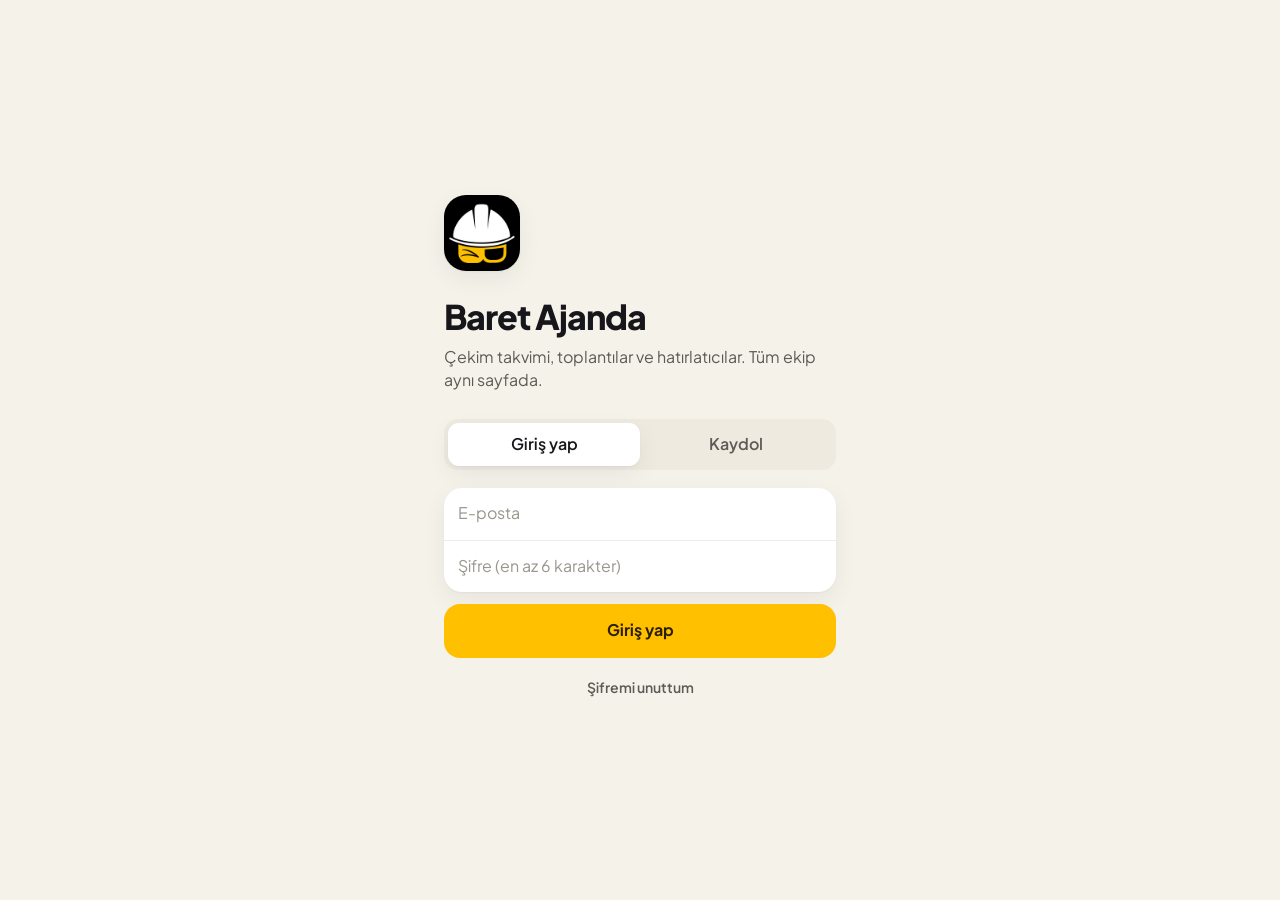
<file: index.html>
<!doctype html>
<html lang="tr">
<head>
  <meta charset="utf-8">
  <meta name="viewport" content="width=device-width, initial-scale=1, viewport-fit=cover">
  <title>Baret Ajanda</title>
  <meta name="description" content="Ekip için çekim takvimi, toplantılar ve hatırlatıcılar">
  <meta name="theme-color" content="#F5F2EA" media="(prefers-color-scheme: light)">
  <meta name="theme-color" content="#121214" media="(prefers-color-scheme: dark)">
  <meta name="apple-mobile-web-app-capable" content="yes">
  <meta name="mobile-web-app-capable" content="yes">
  <meta name="apple-mobile-web-app-status-bar-style" content="default">
  <meta name="apple-mobile-web-app-title" content="Baret">
  <link rel="manifest" href="manifest.webmanifest">
  <link rel="icon" href="icons/favicon-64.png" type="image/png">
  <link rel="apple-touch-icon" href="icons/apple-touch-icon.png">
  <link rel="preconnect" href="https://fonts.googleapis.com">
  <link rel="preconnect" href="https://fonts.gstatic.com" crossorigin>
  <link href="https://fonts.googleapis.com/css2?family=Plus+Jakarta+Sans:wght@400;500;600;700;800&display=swap" rel="stylesheet">
  <link rel="stylesheet" href="styles.css">
</head>
<body>
  <div id="root">
    <div class="splash"><img src="icons/icon-192.png" alt="" width="72" height="72"></div>
  </div>
  <div id="sheet-layer" class="sheet-layer" hidden>
    <div class="sheet-backdrop" data-close></div>
    <section class="sheet" role="dialog" aria-modal="true">
      <div class="sheet-grabber" data-close></div>
      <div class="sheet-body"></div>
    </section>
  </div>
  <div id="toasts" class="toasts" aria-live="polite"></div>
  <script type="module" src="app.js"></script>
</body>
</html>
</file>
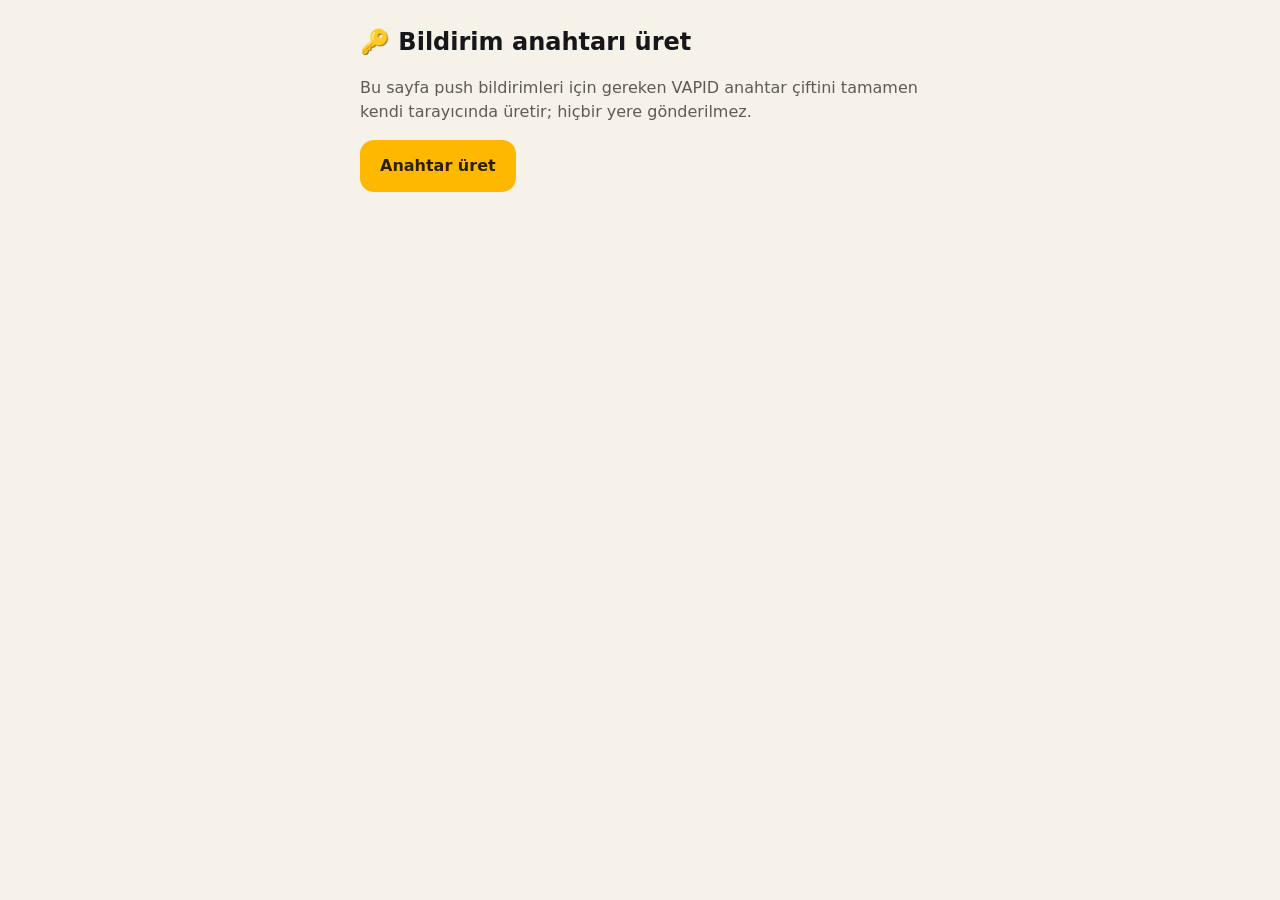
<file: tools/vapid.html>
<!doctype html>
<html lang="tr">
<head>
  <meta charset="utf-8">
  <meta name="viewport" content="width=device-width, initial-scale=1">
  <title>VAPID Anahtarı</title>
  <style>
    :root { --bg: #F5F2EA; --surface: #fff; --ink: #17161A; --ink-2: #5E5A55; --brand: #FFB800; color-scheme: light; }
    @media (prefers-color-scheme: dark) { :root { --bg: #121214; --surface: #1C1C21; --ink: #F4F2EE; --ink-2: #B4AFA8; color-scheme: dark; } }
    body { margin: 0; background: var(--bg); color: var(--ink); font: 16px/1.5 system-ui, -apple-system, sans-serif; padding: 24px 16px; }
    main { max-width: 560px; margin: 0 auto; }
    h1 { font-size: 24px; margin: 0 0 8px; }
    p { color: var(--ink-2); }
    button { background: var(--brand); color: #2B2100; border: 0; border-radius: 14px; padding: 14px 20px; font: inherit; font-weight: 700; cursor: pointer; }
    .box { background: var(--surface); border-radius: 16px; padding: 14px; margin: 14px 0; }
    .box b { display: block; margin-bottom: 6px; }
    code { display: block; word-break: break-all; font-size: 14px; padding: 10px; border-radius: 10px; background: color-mix(in srgb, var(--ink) 6%, transparent); user-select: all; }
    .warn { font-size: 14px; }
  </style>
</head>
<body>
<main>
  <h1>🔑 Bildirim anahtarı üret</h1>
  <p>Bu sayfa push bildirimleri için gereken VAPID anahtar çiftini tamamen kendi tarayıcında üretir; hiçbir yere gönderilmez.</p>
  <button id="gen">Anahtar üret</button>
  <div id="out" hidden>
    <div class="box"><b>VAPID_PUBLIC_KEY (herkese açık)</b><code id="pub"></code>
      <p class="warn">Bunu hem <b>config.js</b> dosyasına hem de Supabase secrets'a yaz.</p></div>
    <div class="box"><b>VAPID_PRIVATE_KEY (gizli!)</b><code id="priv"></code>
      <p class="warn">Bunu sadece Supabase → Edge Functions → Secrets'a yaz. Kimseyle paylaşma, GitHub'a koyma.</p></div>
  </div>
</main>
<script>
  const b64u = (buf) => btoa(String.fromCharCode(...new Uint8Array(buf))).replace(/\+/g, "-").replace(/\//g, "_").replace(/=+$/, "");
  document.getElementById("gen").onclick = async () => {
    const kp = await crypto.subtle.generateKey({ name: "ECDSA", namedCurve: "P-256" }, true, ["sign", "verify"]);
    const raw = await crypto.subtle.exportKey("raw", kp.publicKey);
    const jwk = await crypto.subtle.exportKey("jwk", kp.privateKey);
    document.getElementById("pub").textContent = b64u(raw);
    document.getElementById("priv").textContent = jwk.d;
    document.getElementById("out").hidden = false;
  };
</script>
</body>
</html>
</file>
<file: styles.css>
/* Baret Ajanda */
:root {
  --bg: #F5F2EA;
  --surface: #FFFFFF;
  --surface-2: #EEEAE0;
  --ink: #17161A;
  --ink-2: #5E5A55;
  --ink-3: #9A958D;
  --line: rgba(23, 22, 26, .08);
  --brand: #FFC000;
  --brand-ink: #2B2100;
  --shoot: #FF5A3C;
  --meeting: #4F5BFF;
  --reminder: #0EA58B;
  --rental: #9A4DFF;
  --danger: #E5383B;
  --shadow: 0 1px 2px rgba(23, 22, 26, .04), 0 8px 24px rgba(23, 22, 26, .06);
  --shadow-lg: 0 24px 60px rgba(23, 22, 26, .18);
  --radius: 20px;
  --font: "Plus Jakarta Sans", ui-sans-serif, system-ui, -apple-system, "Segoe UI", sans-serif;
  color-scheme: light;
}
@media (prefers-color-scheme: dark) {
  :root:not([data-theme="light"]) {
    --bg: #121214;
    --surface: #1C1C21;
    --surface-2: #26262C;
    --ink: #F4F2EE;
    --ink-2: #B4AFA8;
    --ink-3: #7A766F;
    --line: rgba(255, 255, 255, .08);
    --shoot: #FF7458;
    --meeting: #7B85FF;
    --reminder: #2CC7A9;
    --rental: #B57BFF;
    --shadow: 0 1px 2px rgba(0, 0, 0, .3), 0 8px 24px rgba(0, 0, 0, .25);
    --shadow-lg: 0 24px 60px rgba(0, 0, 0, .5);
    color-scheme: dark;
  }
}
:root[data-theme="dark"] {
  --bg: #121214; --surface: #1C1C21; --surface-2: #26262C; --ink: #F4F2EE; --ink-2: #B4AFA8; --ink-3: #7A766F;
  --line: rgba(255, 255, 255, .08); --shoot: #FF7458; --meeting: #7B85FF; --reminder: #2CC7A9; --rental: #B57BFF; color-scheme: dark;
}

* { box-sizing: border-box; -webkit-tap-highlight-color: transparent; }
html, body { margin: 0; height: 100%; }
body {
  background: var(--bg);
  color: var(--ink);
  font-family: var(--font);
  font-size: 16px;
  line-height: 1.4;
  -webkit-font-smoothing: antialiased;
  overscroll-behavior-y: none;
}
button, input, select, textarea { font: inherit; color: inherit; }
button { cursor: pointer; border: 0; background: none; padding: 0; }
[hidden] { display: none !important; }

.k-rental { --k: var(--rental); }
.k-shoot { --k: var(--shoot); }
.k-meeting { --k: var(--meeting); }
.k-reminder { --k: var(--reminder); }

/* ───────── Splash & auth ───────── */
.splash { min-height: 100dvh; display: grid; place-items: center; }
.splash img { border-radius: 18px; animation: pulse 1.4s ease-in-out infinite; }
@keyframes pulse { 50% { transform: scale(.92); opacity: .7; } }

.auth {
  min-height: 100dvh;
  display: flex; flex-direction: column; justify-content: center;
  padding: calc(env(safe-area-inset-top) + 32px) 24px calc(env(safe-area-inset-bottom) + 32px);
  max-width: 440px; margin: 0 auto;
}
.auth-logo { width: 76px; height: 76px; border-radius: 22px; box-shadow: var(--shadow); }
.auth h1 { font-size: 34px; letter-spacing: -.03em; margin: 22px 0 6px; font-weight: 800; }
.auth p.lead { color: var(--ink-2); margin: 0 0 28px; }
.auth-tabs { display: grid; grid-template-columns: 1fr 1fr; background: var(--surface-2); border-radius: 14px; padding: 4px; margin-bottom: 18px; }
.auth-tabs button { padding: 10px; border-radius: 11px; font-weight: 600; color: var(--ink-2); transition: .2s; }
.auth-tabs button[aria-pressed="true"] { background: var(--surface); color: var(--ink); box-shadow: var(--shadow); }
.auth form { display: grid; gap: 12px; }
.auth-link { justify-self: center; padding: 8px; font-size: 14px; font-weight: 600; color: var(--ink-2); }
.auth .msg { font-size: 14px; padding: 12px 14px; border-radius: 12px; background: var(--surface-2); color: var(--ink-2); }
.auth .msg.err { background: color-mix(in srgb, var(--danger) 12%, transparent); color: var(--danger); }

/* ───────── Shell ───────── */
.app { max-width: 640px; margin: 0 auto; padding-bottom: calc(env(safe-area-inset-bottom) + 110px); }
.top {
  position: sticky; top: 0; z-index: 10;
  padding: calc(env(safe-area-inset-top) + 14px) 20px 10px;
  background: color-mix(in srgb, var(--bg) 86%, transparent);
  backdrop-filter: saturate(1.6) blur(18px);
  -webkit-backdrop-filter: saturate(1.6) blur(18px);
}
.top-row { display: flex; align-items: center; justify-content: space-between; gap: 12px; }
.eyebrow { font-size: 13px; font-weight: 600; color: var(--ink-3); text-transform: capitalize; letter-spacing: .01em; }
.title { font-size: 25px; font-weight: 800; letter-spacing: -.035em; margin: 2px 0 0; line-height: 1.1; }
.title em { font-style: normal; color: var(--k); }

.avatars { display: flex; align-items: center; }
.avatar {
  width: 40px; height: 40px; border-radius: 50%;
  display: grid; place-items: center;
  background: var(--c, var(--brand)); color: #fff;
  font-weight: 700; font-size: 15px;
  border: 2.5px solid var(--bg);
  flex: none;
}
.avatar.sm { width: 22px; height: 22px; font-size: 10px; border-width: 1.5px; }
.avatars .avatar + .avatar { margin-left: -12px; }
.avatar-btn { border-radius: 50%; transition: transform .15s; }
.avatar-btn:active { transform: scale(.94); }

.badge-demo {
  display: inline-flex; align-items: center; gap: 6px;
  font-size: 11px; font-weight: 700; letter-spacing: .04em; text-transform: uppercase;
  background: var(--brand); color: var(--brand-ink);
  padding: 3px 8px; border-radius: 99px; margin-left: 6px; vertical-align: 3px;
}

/* Segmented + filters */
.toolbar { display: flex; align-items: center; gap: 10px; margin-top: 14px; }
.seg { display: inline-grid; grid-auto-flow: column; background: var(--surface-2); border-radius: 12px; padding: 3px; flex: none; }
.seg button { padding: 7px 14px; border-radius: 9px; font-size: 14px; font-weight: 600; color: var(--ink-2); transition: .2s; }
.seg button[aria-pressed="true"] { background: var(--surface); color: var(--ink); box-shadow: 0 1px 3px rgba(0,0,0,.08); }
.chips { display: flex; gap: 6px; overflow-x: auto; scrollbar-width: none; padding: 2px; margin: -2px; }
.chips::-webkit-scrollbar { display: none; }
.chip {
  flex: none; display: inline-flex; align-items: center; gap: 6px;
  padding: 7px 12px; border-radius: 99px; font-size: 13.5px; font-weight: 600;
  background: var(--surface); color: var(--ink-2); box-shadow: inset 0 0 0 1px var(--line);
  transition: .2s;
}
.chip .dot { width: 8px; height: 8px; border-radius: 50%; background: var(--k, var(--ink-3)); }
.chip[aria-pressed="true"] { background: var(--ink); color: var(--bg); box-shadow: none; }

/* Week strip */
.week { display: flex; align-items: center; gap: 4px; padding: 6px 12px 4px; }
.week-nav { width: 30px; height: 44px; display: grid; place-items: center; color: var(--ink-3); border-radius: 10px; flex: none; }
.week-nav:active { background: var(--surface-2); }
.week-days { flex: 1; display: grid; grid-template-columns: repeat(7, 1fr); gap: 4px; }
.wd {
  display: flex; flex-direction: column; align-items: center; gap: 3px;
  padding: 8px 0 7px; border-radius: 14px; transition: background .2s, transform .15s;
}
.wd:active { transform: scale(.94); }
.wd small { font-size: 11px; font-weight: 600; color: var(--ink-3); text-transform: uppercase; letter-spacing: .04em; }
.wd b { font-size: 17px; font-weight: 700; }
.wd .dots { display: flex; gap: 3px; height: 5px; }
.wd .dots i { width: 5px; height: 5px; border-radius: 50%; background: var(--k); }
.wd.today b { color: var(--shoot); }
.wd[aria-pressed="true"] { background: var(--ink); }
.wd[aria-pressed="true"] small { color: color-mix(in srgb, var(--bg) 65%, transparent); }
.wd[aria-pressed="true"] b { color: var(--bg); }

/* ───────── Agenda ───────── */
.content { padding: 4px 16px 0; }
.day-group { margin-top: 18px; }
.day-head { display: flex; align-items: baseline; gap: 8px; padding: 0 4px 8px; }
.day-head h2 { font-size: 15px; font-weight: 700; margin: 0; letter-spacing: -.01em; }
.day-head span { font-size: 13px; color: var(--ink-3); font-weight: 500; text-transform: capitalize; }
.day-head.is-today h2 { color: var(--shoot); }

.card {
  position: relative; width: 100%; text-align: left;
  display: grid; grid-template-columns: 48px 1fr auto; gap: 12px; align-items: center;
  padding: 14px 14px 14px 12px; margin-bottom: 8px;
  background: var(--surface); border-radius: var(--radius); box-shadow: var(--shadow);
  transition: transform .15s;
}
.anim .card { animation: rise .35s cubic-bezier(.2,.8,.2,1) both; }
.card:active { transform: scale(.985); }
@keyframes rise { from { opacity: 0; transform: translateY(8px); } }
.card-icon {
  width: 48px; height: 48px; border-radius: 15px;
  display: grid; place-items: center; font-size: 22px;
  background: color-mix(in srgb, var(--k) 14%, transparent);
}
.card-time { font-size: 12.5px; font-weight: 700; color: var(--k); letter-spacing: .01em; display: flex; align-items: center; gap: 6px; }
.card-title { font-size: 16px; font-weight: 700; margin: 2px 0 0; letter-spacing: -.015em; overflow-wrap: anywhere; }
.card-meta { font-size: 13px; color: var(--ink-2); margin-top: 3px; display: flex; flex-wrap: wrap; gap: 4px 10px; }
.card-meta span { display: inline-flex; align-items: center; gap: 4px; }
.card-side { display: flex; flex-direction: column; align-items: flex-end; gap: 8px; align-self: stretch; justify-content: space-between; }
.card.is-done .card-title { text-decoration: line-through; color: var(--ink-3); }
.card.is-done .card-icon { filter: grayscale(1); opacity: .6; }
.check {
  width: 26px; height: 26px; border-radius: 50%;
  box-shadow: inset 0 0 0 2px color-mix(in srgb, var(--k) 60%, transparent);
  display: grid; place-items: center; color: #fff; transition: .2s;
}
.check[aria-checked="true"] { background: var(--k); box-shadow: none; }
.check svg { opacity: 0; transform: scale(.5); transition: .2s; }
.check[aria-checked="true"] svg { opacity: 1; transform: none; }
.is-past { opacity: .55; }

.empty { text-align: center; padding: 56px 24px 24px; color: var(--ink-2); }
.empty-art { font-size: 54px; line-height: 1; margin-bottom: 14px; }
.empty h3 { margin: 0 0 6px; color: var(--ink); font-size: 18px; }
.empty p { margin: 0 auto; max-width: 280px; font-size: 14.5px; }

.today-pill {
  position: fixed; left: 50%; transform: translateX(-50%);
  bottom: calc(env(safe-area-inset-bottom) + 96px);
  background: var(--surface); box-shadow: var(--shadow-lg);
  padding: 9px 16px; border-radius: 99px; font-size: 14px; font-weight: 600; z-index: 15;
}

/* Promo cards (install / notifications) */
.promo {
  display: flex; align-items: center; gap: 12px;
  margin: 12px 0 2px; padding: 14px; border-radius: var(--radius);
  background: linear-gradient(135deg, color-mix(in srgb, var(--brand) 30%, var(--surface)), var(--surface));
  box-shadow: var(--shadow);
}
.promo-icon { font-size: 26px; flex: none; }
.promo-text { flex: 1; font-size: 14px; color: var(--ink-2); }
.promo-text b { display: block; color: var(--ink); font-size: 15px; margin-bottom: 1px; }
.promo .x { color: var(--ink-3); padding: 6px; align-self: flex-start; }

/* ───────── Month ───────── */
.month { background: var(--surface); border-radius: 24px; box-shadow: var(--shadow); padding: 14px 10px 10px; margin-top: 10px; }
.month-head { display: flex; align-items: center; justify-content: space-between; padding: 0 6px 10px; }
.month-head h2 { margin: 0; font-size: 18px; font-weight: 800; letter-spacing: -.02em; text-transform: capitalize; }
.month-head .nav { display: flex; gap: 4px; }
.month-head .nav button { width: 36px; height: 36px; border-radius: 10px; display: grid; place-items: center; color: var(--ink-2); }
.month-head .nav button:active { background: var(--surface-2); }
.month-grid { display: grid; grid-template-columns: repeat(7, 1fr); gap: 2px; }
.month-grid .dow { font-size: 11px; font-weight: 700; color: var(--ink-3); text-align: center; padding: 4px 0 6px; text-transform: uppercase; }
.md {
  aspect-ratio: 1 / 1.05; border-radius: 12px;
  display: flex; flex-direction: column; align-items: center; justify-content: flex-start; gap: 4px;
  padding-top: 7px; font-size: 15px; font-weight: 600; transition: background .15s;
}
.md.out { color: var(--ink-3); opacity: .45; }
.md.today { color: var(--shoot); font-weight: 800; }
.md[aria-pressed="true"] { background: var(--ink); color: var(--bg); }
.md .dots { display: flex; gap: 3px; }
.md .dots i { width: 5px; height: 5px; border-radius: 50%; background: var(--k); }

/* ───────── FAB ───────── */
.fab {
  position: fixed; z-index: 20;
  right: max(20px, calc(50% - 300px));
  bottom: calc(env(safe-area-inset-bottom) + 24px);
  height: 60px; padding: 0 22px 0 18px; border-radius: 22px;
  display: flex; align-items: center; gap: 8px;
  background: var(--brand); color: var(--brand-ink);
  font-weight: 800; font-size: 16px;
  box-shadow: 0 10px 30px color-mix(in srgb, var(--brand) 50%, transparent), 0 2px 6px rgba(0,0,0,.1);
  transition: transform .15s;
}
.fab:active { transform: scale(.94); }

/* ───────── Sheet ───────── */
.sheet-layer { position: fixed; inset: 0; z-index: 50; }
.sheet-backdrop { position: absolute; inset: 0; background: rgba(10, 10, 12, .38); opacity: 0; transition: opacity .28s; backdrop-filter: blur(2px); }
.sheet {
  position: absolute; left: 0; right: 0; bottom: 0;
  max-width: 640px; margin: 0 auto;
  max-height: 94dvh; display: flex; flex-direction: column;
  background: var(--bg); border-radius: 28px 28px 0 0; box-shadow: var(--shadow-lg);
  transform: translateY(100%); transition: transform .34s cubic-bezier(.2,.9,.2,1);
}
.sheet-layer.open .sheet-backdrop { opacity: 1; }
.sheet-layer.open .sheet { transform: none; }
.sheet-grabber { width: 100%; height: 22px; flex: none; position: relative; cursor: grab; }
.sheet-grabber::after { content: ""; position: absolute; left: 50%; top: 9px; width: 40px; height: 5px; margin-left: -20px; border-radius: 9px; background: var(--ink-3); opacity: .45; }
.sheet-body { overflow-y: auto; padding: 0 20px calc(env(safe-area-inset-bottom) + 20px); overscroll-behavior: contain; }
.sheet-title { display: flex; align-items: center; justify-content: space-between; margin: 0 0 16px; }
.sheet-title h2 { margin: 0; font-size: 22px; font-weight: 800; letter-spacing: -.025em; }
.icon-btn { width: 38px; height: 38px; border-radius: 12px; display: grid; place-items: center; background: var(--surface-2); color: var(--ink-2); }

/* Form */
.kinds { display: grid; grid-template-columns: repeat(4, 1fr); gap: 8px; margin-bottom: 14px; }
.kind {
  display: flex; flex-direction: column; align-items: center; gap: 4px;
  padding: 12px 2px; border-radius: 16px; background: var(--surface);
  box-shadow: inset 0 0 0 1.5px var(--line); font-weight: 700; font-size: 12.5px; transition: .2s;
}
.kind span { font-size: 24px; transition: transform .25s cubic-bezier(.3,1.6,.5,1); }
.kind[aria-pressed="true"] { background: color-mix(in srgb, var(--k) 13%, var(--surface)); box-shadow: inset 0 0 0 2px var(--k); color: var(--k); }
.kind[aria-pressed="true"] span { transform: scale(1.18) rotate(-6deg); }

.group { background: var(--surface); border-radius: 18px; box-shadow: var(--shadow); margin-bottom: 12px; overflow: hidden; }
.row { display: flex; align-items: center; gap: 12px; padding: 0 14px; min-height: 52px; }
.row + .row { border-top: 1px solid var(--line); }
.row > label, .row > .lbl { flex: none; width: 74px; font-size: 14px; font-weight: 600; color: var(--ink-2); }
.row .ico { flex: none; width: 22px; text-align: center; color: var(--ink-3); }
.field { flex: 1; min-width: 0; border: 0; background: none; outline: none; padding: 14px 0; font-size: 16px; }
.field::placeholder { color: var(--ink-3); }
textarea.field { resize: none; min-height: 84px; line-height: 1.45; }
input.field[type="date"], input.field[type="time"] { -webkit-appearance: none; appearance: none; text-align: left; min-height: 50px; }
.title-input { font-size: 20px; font-weight: 700; letter-spacing: -.02em; }
.times { display: flex; align-items: center; gap: 6px; flex: 1; }
.times input { flex: 1; min-width: 0; width: 0; }
.times .sep { color: var(--ink-3); }

.switch { position: relative; width: 50px; height: 30px; flex: none; margin-left: auto; }
.switch input { position: absolute; opacity: 0; inset: 0; margin: 0; cursor: pointer; }
.switch i { position: absolute; inset: 0; border-radius: 99px; background: var(--surface-2); transition: .2s; pointer-events: none; box-shadow: inset 0 0 0 1px var(--line); }
.switch i::after { content: ""; position: absolute; top: 3px; left: 3px; width: 24px; height: 24px; border-radius: 50%; background: #fff; box-shadow: 0 2px 6px rgba(0,0,0,.2); transition: .25s cubic-bezier(.3,1.4,.5,1); }
.switch input:checked + i { background: var(--reminder); }
.switch input:checked + i::after { transform: translateX(20px); }

.pills { display: flex; flex-wrap: wrap; gap: 6px; padding: 12px 0; flex: 1; }
.pill { padding: 7px 11px; border-radius: 99px; font-size: 13.5px; font-weight: 600; background: var(--surface-2); color: var(--ink-2); transition: .15s; }
.pill[aria-pressed="true"] { background: var(--ink); color: var(--bg); }

.meta-line { font-size: 12.5px; color: var(--ink-3); text-align: center; margin: 4px 0 14px; }

.btn {
  display: flex; align-items: center; justify-content: center; gap: 8px;
  width: 100%; min-height: 54px; border-radius: 16px; font-weight: 700; font-size: 16px; transition: transform .15s, opacity .2s;
}
.btn:active { transform: scale(.98); }
.btn:disabled { opacity: .5; }
.btn-primary { background: var(--ink); color: var(--bg); }
.btn-brand { background: var(--brand); color: var(--brand-ink); }
.btn-soft { background: var(--surface); color: var(--ink); box-shadow: var(--shadow); }
.btn-danger { background: transparent; color: var(--danger); }
.btn-sm { min-height: 40px; width: auto; padding: 0 16px; border-radius: 12px; font-size: 14px; flex: none; }
.actions { display: grid; gap: 8px; margin-top: 6px; }

/* Settings */
.profile-card { display: flex; align-items: center; gap: 14px; padding: 16px; }
.profile-card .avatar { width: 56px; height: 56px; font-size: 22px; border: 0; }
.swatches { display: flex; gap: 8px; padding: 14px 0; flex-wrap: wrap; }
.swatch { width: 30px; height: 30px; border-radius: 50%; background: var(--c); box-shadow: inset 0 0 0 2px rgba(255,255,255,.4); transition: .15s; }
.swatch[aria-pressed="true"] { box-shadow: 0 0 0 2.5px var(--bg), 0 0 0 4.5px var(--c); transform: scale(1.05); }
.set-row { display: flex; align-items: center; gap: 12px; padding: 14px; }
.set-row + .set-row { border-top: 1px solid var(--line); }
.set-row .emo { width: 36px; height: 36px; border-radius: 11px; display: grid; place-items: center; background: var(--surface-2); font-size: 18px; flex: none; }
.set-row .txt { flex: 1; min-width: 0; }
.set-row .txt b { display: block; font-size: 15px; }
.set-row .txt small { display: block; color: var(--ink-3); font-size: 13px; line-height: 1.35; margin-top: 1px; }
.section-label { font-size: 12px; font-weight: 700; color: var(--ink-3); text-transform: uppercase; letter-spacing: .06em; margin: 18px 6px 8px; }
.steps { margin: 0; padding: 0 14px 14px 36px; color: var(--ink-2); font-size: 14px; }
.steps li { margin: 6px 0; }
.kbd { display: inline-flex; align-items: center; justify-content: center; min-width: 22px; height: 22px; padding: 0 5px; border-radius: 6px; background: var(--surface-2); font-size: 13px; vertical-align: -4px; }

/* Toast */
.toasts {
  position: fixed; z-index: 60; left: 0; right: 0;
  top: calc(env(safe-area-inset-top) + 10px);
  display: flex; flex-direction: column; align-items: center; gap: 8px; pointer-events: none; padding: 0 16px;
}
.toast {
  pointer-events: auto; max-width: 420px; width: 100%;
  display: flex; align-items: center; gap: 12px;
  padding: 12px 14px; border-radius: 18px;
  background: color-mix(in srgb, var(--surface) 92%, transparent);
  backdrop-filter: blur(20px); -webkit-backdrop-filter: blur(20px);
  box-shadow: var(--shadow-lg); font-size: 14px;
  animation: drop .4s cubic-bezier(.2,.9,.2,1.2) both;
}
.toast.out { animation: lift .25s ease-in both; }
.toast .avatar { width: 34px; height: 34px; font-size: 13px; border: 0; }
.toast b { display: block; font-size: 14px; }
.toast span { color: var(--ink-2); font-size: 13px; }
@keyframes drop { from { opacity: 0; transform: translateY(-16px) scale(.96); } }
@keyframes lift { to { opacity: 0; transform: translateY(-12px); } }

.sync { display: inline-flex; width: 8px; height: 8px; border-radius: 50%; background: var(--reminder); margin-right: 6px; vertical-align: 1px; box-shadow: 0 0 0 3px color-mix(in srgb, var(--reminder) 25%, transparent); }
.sync.off { background: var(--ink-3); box-shadow: none; }

@media (prefers-reduced-motion: reduce) {
  *, *::before, *::after { animation: none !important; transition: none !important; }
}
@media (min-width: 700px) {
  .sheet { bottom: 24px; border-radius: 28px; max-height: 88dvh; }
  .sheet-layer .sheet { transform: translateY(110%); }
  .sheet-layer.open .sheet { transform: none; }
}

/* Görünürlük (Ekip / Sadece ben) */
.vis-seg { flex: 1; display: grid; grid-template-columns: 1fr 1fr; gap: 6px; padding: 10px 0; }
.vis { text-align: left; padding: 10px 11px; border-radius: 14px; background: var(--surface-2); transition: .15s; }
.vis b { display: block; font-size: 14px; }
.vis small { display: block; font-size: 11.5px; color: var(--ink-3); line-height: 1.3; margin-top: 2px; }
.vis[aria-pressed="true"] { background: var(--ink); color: var(--bg); }
.vis[aria-pressed="true"] small { color: color-mix(in srgb, var(--bg) 70%, transparent); }
.private-tag { display: inline-flex; align-items: center; gap: 3px; font-size: 11px; font-weight: 700; color: var(--ink-2); background: var(--surface-2); padding: 2px 7px 2px 6px; border-radius: 99px; }

.logo-btn { flex: none; width: 46px; height: 46px; border-radius: 14px; overflow: hidden; box-shadow: 0 4px 14px rgba(0,0,0,.18); transition: transform .15s; }
.logo-btn img { display: block; width: 100%; height: 100%; }
.logo-btn:active { transform: scale(.92); }

/* Form uyarısı */
.form-error { margin: 0 0 12px; padding: 12px 14px; border-radius: 16px; font-size: 14px; line-height: 1.4;
  background: color-mix(in srgb, var(--danger) 11%, var(--surface)); color: var(--ink); box-shadow: inset 0 0 0 1.5px color-mix(in srgb, var(--danger) 45%, transparent);
  animation: shake .35s ease; }
.form-error b { display: block; color: var(--danger); margin-bottom: 2px; }
@keyframes shake { 20%, 60% { transform: translateX(-5px); } 40%, 80% { transform: translateX(5px); } }

/* Ay istatistiği */
.stat { display: flex; align-items: center; gap: 14px; margin-top: 10px; padding: 14px 16px; border-radius: 20px;
  background: color-mix(in srgb, var(--k) 10%, var(--surface)); box-shadow: var(--shadow); }
.stat-icon { width: 44px; height: 44px; border-radius: 14px; display: grid; place-items: center; font-size: 22px; background: color-mix(in srgb, var(--k) 16%, transparent); flex: none; }
.stat small { display: block; font-size: 12.5px; font-weight: 600; color: var(--ink-3); }
.stat small::first-letter { text-transform: uppercase; }
.stat b { display: block; font-size: 22px; font-weight: 800; letter-spacing: -.02em; color: var(--k); line-height: 1.15; }
.stat div > span { display: block; font-size: 13px; color: var(--ink-2); }

/* ───────── Teslimatlar ───────── */
.seg-badge { display: inline-grid; place-items: center; min-width: 18px; height: 18px; padding: 0 5px; margin-left: 3px; border-radius: 99px; background: var(--brand); color: var(--brand-ink); font-size: 11px; font-weight: 800; vertical-align: 1px; }
.title em.late, .due.late { color: var(--danger); }
.quick-add { display: flex; align-items: center; gap: 10px; margin: 14px 0 12px; padding: 6px 6px 6px 14px; border-radius: 18px; background: var(--surface); box-shadow: var(--shadow); }
.quick-add .qa-plus { color: var(--ink-3); display: grid; }
.quick-add input { flex: 1; min-width: 0; border: 0; outline: 0; background: none; font-size: 16px; padding: 10px 0; }
.quick-add input::placeholder { color: var(--ink-3); }
.qa-btn { padding: 10px 16px; border-radius: 13px; background: var(--ink); color: var(--bg); font-weight: 700; font-size: 14px; }
.task-list { background: var(--surface); border-radius: var(--radius); box-shadow: var(--shadow); overflow: hidden; }
.task { display: flex; align-items: center; gap: 12px; padding: 12px 14px; transition: opacity .35s, transform .35s; }
.task + .task { border-top: 1px solid var(--line); }
.task.leaving { opacity: .35; transform: translateY(10px); }
.task.returning { opacity: .35; transform: translateY(-10px); }
.tcheck { width: 26px; height: 26px; flex: none; border-radius: 50%; display: grid; place-items: center; color: #fff;
  box-shadow: inset 0 0 0 2px var(--ink-3); transition: .2s; }
.tcheck svg { opacity: 0; transform: scale(.4); transition: .2s cubic-bezier(.3,1.6,.5,1); }
.tcheck[aria-checked="true"] { background: var(--reminder); box-shadow: none; }
.tcheck[aria-checked="true"] svg { opacity: 1; transform: none; }
.tbody { flex: 1; min-width: 0; text-align: left; display: flex; flex-direction: column; gap: 3px; padding: 2px 0; }
.ttitle { font-size: 15.5px; font-weight: 650; letter-spacing: -.01em; overflow-wrap: anywhere; }
.tmeta { display: flex; flex-wrap: wrap; align-items: center; gap: 4px 8px; font-size: 12.5px; color: var(--ink-3); }
.due { font-weight: 700; color: var(--ink-2); background: var(--surface-2); padding: 1px 7px; border-radius: 99px; }
.due.late { background: color-mix(in srgb, var(--danger) 12%, transparent); }
.due.soon { color: var(--shoot); background: color-mix(in srgb, var(--shoot) 12%, transparent); }
.task.is-done .ttitle { text-decoration: line-through; color: var(--ink-3); font-weight: 500; }
.done-head { display: flex; align-items: center; justify-content: space-between; width: 100%; margin: 20px 0 8px; padding: 4px 6px; font-size: 12px; font-weight: 700; color: var(--ink-3); text-transform: uppercase; letter-spacing: .06em; }
.done-list { opacity: .85; }
</file>
